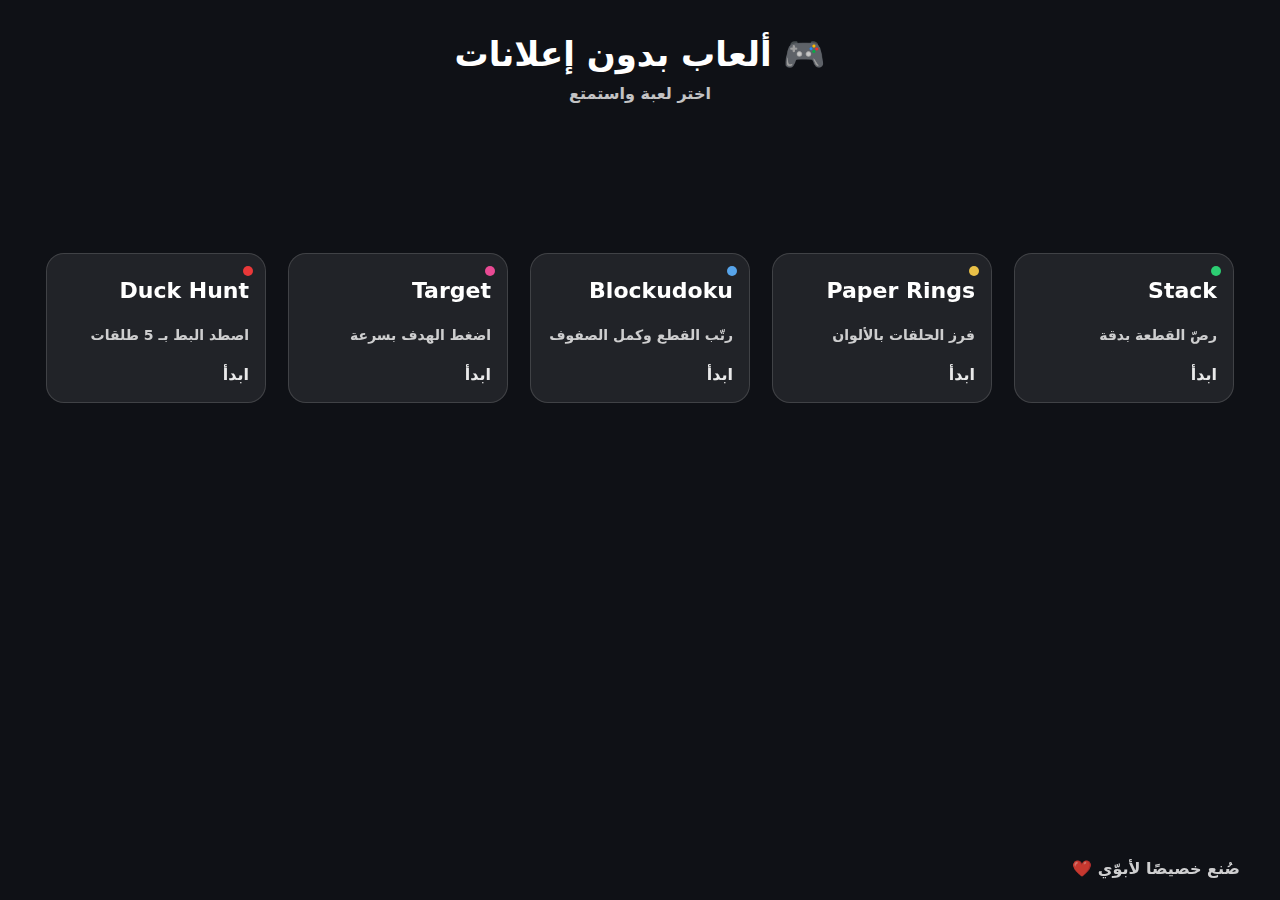
<file: index.html>
<!doctype html>
<html lang="ar" dir="rtl">
<head>
  <meta charset="utf-8"/>
  <meta name="viewport" content="width=device-width, initial-scale=1"/>
  <title>ألعاب أبوّي</title>
  <link rel="stylesheet" href="style.css"/>
</head>
<body>
  <header class="top">
    <h1>🎮 ألعاب بدون إعلانات</h1>
    <p>اختر لعبة واستمتع</p>
  </header>

  <main class="grid">
    <a class="card" href="stack.html">
      <div class="dot green"></div>
      <h2>Stack</h2>
      <p>رصّ القطعة بدقة</p>
      <span class="btn">ابدأ</span>
    </a>

    <a class="card" href="rings.html">
      <div class="dot yellow"></div>
      <h2>Paper Rings</h2>
      <p>فرز الحلقات بالألوان</p>
      <span class="btn">ابدأ</span>
    </a>

    <a class="card" href="blockudoku.html">
      <div class="dot blue"></div>
      <h2>Blockudoku</h2>
      <p>رتّب القطع وكمل الصفوف</p>
      <span class="btn">ابدأ</span>
    </a>

    <a class="card" href="target.html">
      <div class="dot pink"></div>
      <h2>Target</h2>
      <p>اضغط الهدف بسرعة</p>
      <span class="btn">ابدأ</span>
    </a>

    <!-- ✅ لعبة Duck Hunt -->
    <a class="card" href="duckhunt.html">
      <div class="dot red"></div>
      <h2>Duck Hunt</h2>
      <p>اصطد البط بـ 5 طلقات</p>
      <span class="btn">ابدأ</span>
    </a>
  </main>

  <footer class="foot">صُنع خصيصًا لأبوّي ❤️</footer>
</body>
</html>
</file>
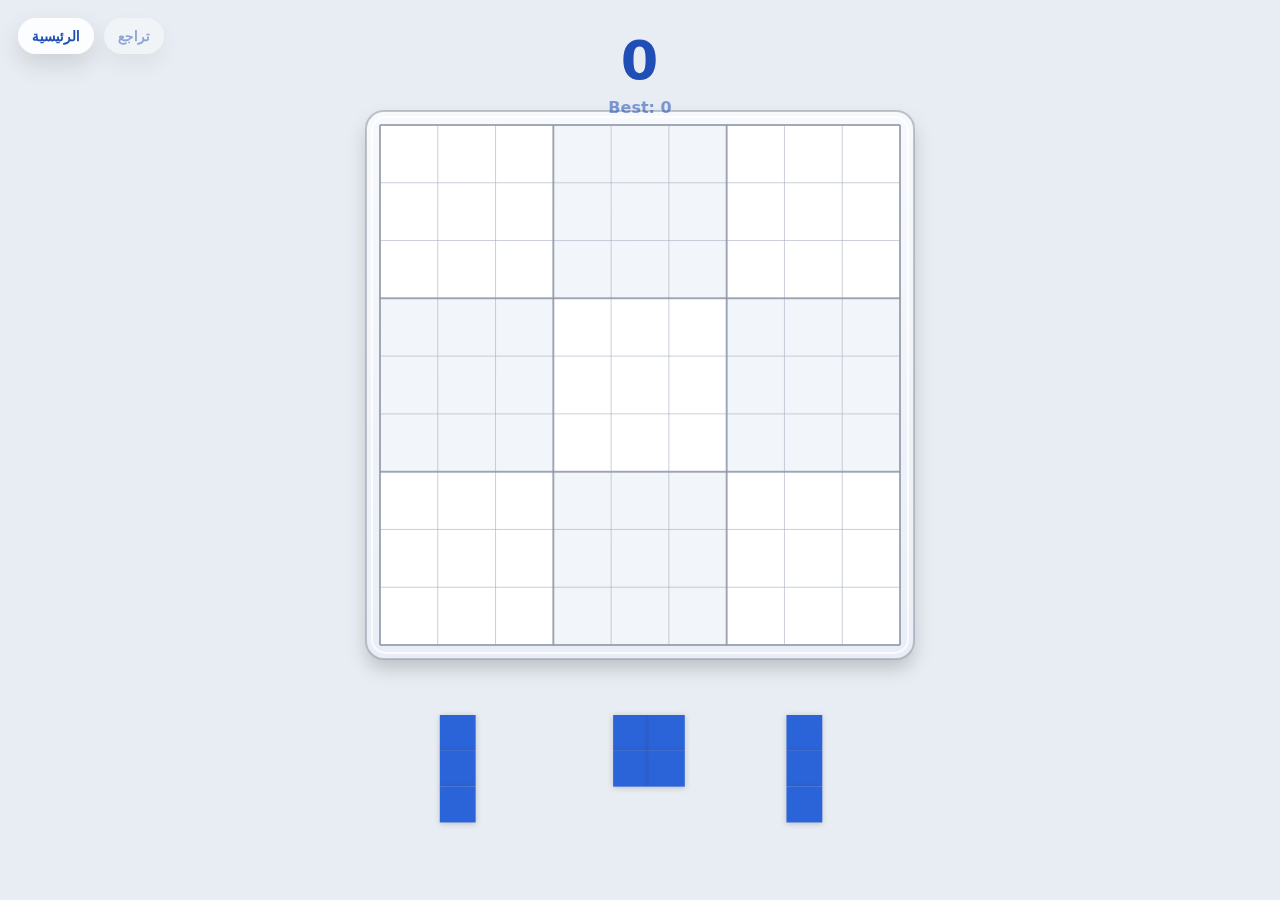
<file: blockudoku.html>
<!DOCTYPE html>
<html lang="ar">
<head>
<meta charset="UTF-8" />
<meta name="viewport" content="width=device-width, initial-scale=1.0, maximum-scale=1.0, user-scalable=no" />
<title>Blockudoku Clean Edition (Fade + Hint + GameOver)</title>
<style>
  body{
    margin:0;
    background:#e8edf3;
    display:flex;
    justify-content:center;
    align-items:center;
    height:100vh;
    overflow:hidden;
    font-family: system-ui, -apple-system, "Segoe UI", Roboto, Arial, sans-serif;
  }

  #ui{
    position:absolute;
    top:34px;
    text-align:center;
    width:100%;
    pointer-events:none;
    user-select:none;
  }

  /* ✅ أزرار التحكم */
  #buttons{
    position:fixed;
    top:18px;
    left:18px;
    display:flex;
    gap:10px;
    z-index:20;
    pointer-events:auto;
  }
  .btnTop{
    appearance:none;
    border:0;
    background:rgba(255,255,255,0.85);
    color:#1f4fb6;
    font-weight:900;
    padding:10px 14px;
    border-radius:999px;
    font-size:14px;
    cursor:pointer;
    box-shadow:0 10px 25px rgba(0,0,0,0.12);
    backdrop-filter: blur(8px);
  }
  .btnTop:disabled{
    opacity:0.45;
    cursor:not-allowed;
  }

  #score{
    font-size:54px;
    font-weight:900;
    letter-spacing:1px;
    color:#1f4fb6;
    line-height:1;
  }
  #best{
    margin-top:10px;
    font-size:16px;
    font-weight:700;
    color:rgba(31,79,182,0.55);
  }

  canvas{ touch-action:none; }

  /* Game over overlay */
  #over{
    position:fixed; inset:0;
    display:none;
    justify-content:center; align-items:center;
    background:rgba(10,12,15,0.45);
    z-index:10;
  }
  #card{
    width:min(360px, 84vw);
    background:#ffffff;
    border-radius:18px;
    padding:18px 18px 16px;
    box-shadow:0 22px 60px rgba(0,0,0,0.22);
    text-align:center;
  }
  #card h2{
    margin:4px 0 10px;
    font-size:26px;
    color:#12203b;
  }
  #final{
    font-size:18px;
    color:#223a6e;
    font-weight:800;
    margin-bottom:14px;
  }
  #again{
    pointer-events:auto;
    appearance:none;
    border:0;
    background:#1f4fb6;
    color:#fff;
    font-weight:900;
    padding:12px 18px;
    border-radius:999px;
    font-size:16px;
    cursor:pointer;
  }
</style>
</head>
<body>

<!-- ✅ زر الرئيسية + تراجع -->
<div id="buttons">
  <button id="homeBtn" class="btnTop">الرئيسية</button>
  <button id="undoBtn" class="btnTop" disabled>تراجع</button>
</div>

<div id="ui">
  <div id="score">0</div>
  <div id="best">Best: 0</div>
</div>

<canvas id="game"></canvas>

<div id="over">
  <div id="card">
    <h2>انتهت اللعبة</h2>
    <div id="final">Score: 0</div>
    <button id="again">إعادة</button>
  </div>
</div>

<script>
const canvas = document.getElementById("game");
const ctx = canvas.getContext("2d");

const GRID = 9;

// 0 = empty, 1 = filled, 2 = clearing (fade)
let board = Array.from({length: GRID}, () => Array(GRID).fill(0));
let clearA = Array.from({length: GRID}, () => Array(GRID).fill(0));

let score = 0;
let best = Number(localStorage.getItem("bd_best") || 0);

let tray = [], dragging = null, ghost = null; // ghost: {gr,gc, ok, willClear, clearSet}
let gameOver = false;

const CLEAR_MS = 280;

// ✅ لون المكعبات
const COLORS = {
  bg: "#e8edf3",
  cell1: "#ffffff",
  cell2: "#f2f5fa",
  gridLine: "rgba(160,170,185,0.55)",
  gridBold: "rgba(140,150,165,0.75)",

  block: "#2B63D9",
  blockHint: "#9DCCFF",

  panelTop: "#f7f9fc",
  panelBot: "#e9eef6",
  panelBorder: "rgba(150,160,175,0.60)",
  panelInner: "rgba(255,255,255,0.75)",
};

// ✅ قوة التنبيه (فاتح جدًا)
const HINT_ALPHA_CELL = 0.85;
const HINT_ALPHA_GHOST = 0.55;

// ---------- UI ----------
const scoreEl = document.getElementById("score");
const bestEl = document.getElementById("best");
const overEl = document.getElementById("over");
const finalEl = document.getElementById("final");

const homeBtn = document.getElementById("homeBtn");
const undoBtn = document.getElementById("undoBtn");

homeBtn.onclick = () => {
  // يرجع لقائمة الألعاب (تأكد اسم الصفحة عندك index.html)
  window.location.href = "index.html";
};

document.getElementById("again").onclick = () => reset();

function setScore(v){
  score = v;
  scoreEl.textContent = score;
  if(score > best){
    best = score;
    localStorage.setItem("bd_best", String(best));
  }
  bestEl.textContent = "Best: " + best;
}
setScore(0);
bestEl.textContent = "Best: " + best;

// ---------- ✅ Undo (مرة وحدة فقط) ----------
let undoState = null; // snapshot
function deepCopyBoard(b){ return b.map(row => row.slice()); }
function deepCopyTray(t){
  return t.map(p => ({
    cells: p.cells.map(([r,c])=>[r,c]),
    used: p.used,
    x: p.x, y: p.y, dragging: false,
    rx: p.rx, ry: p.ry,
    offX: p.offX, offY: p.offY
  }));
}
function saveUndoSnapshot(){
  undoState = {
    board: deepCopyBoard(board),
    clearA: deepCopyBoard(clearA),
    score: score,
    tray: deepCopyTray(tray),
    gameOver: gameOver
  };
  undoBtn.disabled = false;
}
function restoreUndo(){
  if(!undoState) return;
  board = deepCopyBoard(undoState.board);
  clearA = deepCopyBoard(undoState.clearA);
  tray = deepCopyTray(undoState.tray);
  setScore(undoState.score);

  gameOver = false;
  hideGameOver();

  dragging = null;
  ghost = null;

  // تراجع مرة وحدة فقط
  undoState = null;
  undoBtn.disabled = true;
}
undoBtn.onclick = () => {
  if(gameOver) hideGameOver();
  restoreUndo();
};

// ---------- DPR / resize ----------
function resize(){
  const dpr = window.devicePixelRatio || 1;
  canvas.style.width = window.innerWidth + "px";
  canvas.style.height = window.innerHeight + "px";
  canvas.width = Math.floor(window.innerWidth * dpr);
  canvas.height = Math.floor(window.innerHeight * dpr);
  ctx.setTransform(1,0,0,1,0,0);
  ctx.scale(dpr, dpr);
}
window.addEventListener("resize", resize);
resize();

// ---------- shapes ----------
const BASE_SHAPES = [
  [[0,0]],

  [[0,0],[0,1]],
  [[0,0],[1,0]],

  [[0,0],[0,1],[0,2]],
  [[0,0],[1,0],[2,0]],

  [[0,0],[0,1],[0,2],[0,3]],
  [[0,0],[1,0],[2,0],[3,0]],

  [[0,0],[0,1],[1,0],[1,1]],

  [[0,0],[0,1],[0,2],[1,1]],

  [[0,0],[0,1],[0,2],[1,1],[2,1]],

  [[0,0],[1,0],[2,0],[2,1],[2,2]],

  [[0,0],[1,0],[1,1],[1,2]],
  [[0,0],[0,1],[0,2],[1,0]],

  [[0,0],[0,1],[1,1],[1,2]],

  [[0,0],[1,0],[1,1]],
];

function norm(shape){
  let minR = 999, minC = 999;
  for(const [r,c] of shape){ if(r<minR) minR=r; if(c<minC) minC=c; }
  const s = shape.map(([r,c])=>[r-minR,c-minC]).sort((a,b)=>a[0]-b[0] || a[1]-b[1]);
  return s;
}
function keyOf(shape){ return shape.map(([r,c])=>r+":"+c).join("|"); }
function rotate90(shape){
  const rot = shape.map(([r,c])=>[c,-r]);
  return norm(rot);
}
function mirrorX(shape){
  const mir = shape.map(([r,c])=>[r,-c]);
  return norm(mir);
}
function genVariants(base){
  const out = new Map();
  let s = norm(base);
  for(let i=0;i<4;i++){
    out.set(keyOf(s), s);
    const mx = mirrorX(s);
    out.set(keyOf(mx), mx);
    s = rotate90(s);
  }
  return [...out.values()];
}
const SHAPES = BASE_SHAPES.flatMap(genVariants);

// ---------- tray ----------
function pickRandomShape(){
  return SHAPES[(Math.random()*SHAPES.length)|0];
}
function newTray(){
  tray = [0,1,2].map(() => ({
    cells: pickRandomShape(),
    used:false,
    x:0, y:0, dragging:false,
    rx:0, ry:0, offX:0, offY:0
  }));
}
newTray();

// ---------- geometry / panel ----------
function roundRectPath(x, y, w, h, r){
  const rr = Math.min(r, w/2, h/2);
  ctx.beginPath();
  ctx.moveTo(x+rr, y);
  ctx.arcTo(x+w, y, x+w, y+h, rr);
  ctx.arcTo(x+w, y+h, x, y+h, rr);
  ctx.arcTo(x, y+h, x, y, rr);
  ctx.arcTo(x, y, x+w, y, rr);
  ctx.closePath();
}
function drawPanel(px, py, pw, ph){
  ctx.save();
  ctx.shadowColor = "rgba(0,0,0,0.18)";
  ctx.shadowBlur = 18;
  ctx.shadowOffsetY = 10;

  const grad = ctx.createLinearGradient(px, py, px, py+ph);
  grad.addColorStop(0, COLORS.panelTop);
  grad.addColorStop(1, COLORS.panelBot);

  ctx.fillStyle = grad;
  roundRectPath(px, py, pw, ph, 18);
  ctx.fill();
  ctx.restore();

  ctx.lineWidth = 2;
  ctx.strokeStyle = COLORS.panelBorder;
  roundRectPath(px, py, pw, ph, 18);
  ctx.stroke();

  ctx.lineWidth = 2;
  ctx.strokeStyle = COLORS.panelInner;
  roundRectPath(px+6, py+6, pw-12, ph-12, 14);
  ctx.stroke();
}

function drawBlock(x, y, s, color, alpha=1, fadeScale=1){
  ctx.save();
  ctx.globalAlpha = alpha;

  const cx = x + s/2, cy = y + s/2;
  const ss = s * fadeScale;
  const xx = cx - ss/2, yy = cy - ss/2;

  ctx.shadowColor = "rgba(0,0,0,0.18)";
  ctx.shadowBlur = Math.max(6, ss * 0.10);
  ctx.shadowOffsetY = Math.max(1, ss * 0.03);

  ctx.fillStyle = color;
  ctx.fillRect(xx, yy, ss, ss);

  ctx.restore();
}

// ---------- logic ----------
function canPlace(p, gr, gc){
  for(const [dr,dc] of p.cells){
    const r = gr+dr, c = gc+dc;
    if(r<0 || r>=GRID || c<0 || c>=GRID) return false;
    if(board[r][c] !== 0) return false;
  }
  return true;
}

function getClearSetIfPlaced(p, gr, gc){
  const add = new Set();
  for(const [dr,dc] of p.cells){
    add.add((gr+dr)+","+ (gc+dc));
  }
  const isFilled = (r,c) => {
    if(add.has(r+","+c)) return true;
    return board[r][c] === 1;
  };

  const toDel = new Set();

  for(let r=0;r<GRID;r++){
    let full = true;
    for(let c=0;c<GRID;c++){
      if(!isFilled(r,c)) { full=false; break; }
    }
    if(full) for(let c=0;c<GRID;c++) toDel.add(r+","+c);
  }

  for(let c=0;c<GRID;c++){
    let full = true;
    for(let r=0;r<GRID;r++){
      if(!isFilled(r,c)) { full=false; break; }
    }
    if(full) for(let r=0;r<GRID;r++) toDel.add(r+","+c);
  }

  for(let br=0;br<GRID;br+=3){
    for(let bc=0;bc<GRID;bc+=3){
      let full = true;
      for(let r=0;r<3;r++){
        for(let c=0;c<3;c++){
          if(!isFilled(br+r, bc+c)) { full=false; break; }
        }
        if(!full) break;
      }
      if(full){
        for(let r=0;r<3;r++){
          for(let c=0;c<3;c++){
            toDel.add((br+r)+","+(bc+c));
          }
        }
      }
    }
  }
  return toDel;
}

function checkLines(){
  let toDel = new Set();

  for(let r=0; r<GRID; r++){
    let full = true;
    for(let c=0;c<GRID;c++){
      if(board[r][c] !== 1) { full=false; break; }
    }
    if(full) for(let c=0;c<GRID;c++) toDel.add(r+","+c);
  }

  for(let c=0; c<GRID; c++){
    let full = true;
    for(let r=0;r<GRID;r++){
      if(board[r][c] !== 1) { full=false; break; }
    }
    if(full) for(let r=0;r<GRID;r++) toDel.add(r+","+c);
  }

  for(let br=0;br<GRID;br+=3){
    for(let bc=0;bc<GRID;bc+=3){
      let full = true;
      for(let r=0;r<3;r++){
        for(let c=0;c<3;c++){
          if(board[br+r][bc+c] !== 1) { full=false; break; }
        }
        if(!full) break;
      }
      if(full){
        for(let r=0;r<3;r++) for(let c=0;c<3;c++) toDel.add((br+r)+","+(bc+c));
      }
    }
  }

  if(toDel.size){
    setScore(score + toDel.size);
    for(const k of toDel){
      const [r,c] = k.split(",").map(Number);
      if(board[r][c] === 1){
        board[r][c] = 2;
        clearA[r][c] = 1;
      }
    }
  }
}

function stepFades(dt){
  const d = dt / CLEAR_MS;
  for(let r=0;r<GRID;r++){
    for(let c=0;c<GRID;c++){
      if(board[r][c] === 2){
        clearA[r][c] -= d;
        if(clearA[r][c] <= 0){
          clearA[r][c] = 0;
          board[r][c] = 0;
        }
      }
    }
  }
}

function anyMovesLeft(){
  const pieces = tray.filter(p => !p.used);
  if(pieces.length === 0) return true;

  for(const p of pieces){
    for(let gr=0; gr<GRID; gr++){
      for(let gc=0; gc<GRID; gc++){
        if(canPlace(p, gr, gc)) return true;
      }
    }
  }
  return false;
}

function showGameOver(){
  gameOver = true;
  finalEl.textContent = "Score: " + score;
  overEl.style.display = "flex";
}
function hideGameOver(){
  overEl.style.display = "none";
}

function reset(){
  board = Array.from({length: GRID}, () => Array(GRID).fill(0));
  clearA = Array.from({length: GRID}, () => Array(GRID).fill(0));
  setScore(0);
  dragging = null;
  ghost = null;
  gameOver = false;
  hideGameOver();
  newTray();

  // reset undo
  undoState = null;
  undoBtn.disabled = true;
}

// ---------- render ----------
let lastTs = 0;
function draw(ts){
  if(!lastTs) lastTs = ts;
  const dt = Math.min(40, ts - lastTs);
  lastTs = ts;

  stepFades(dt);

  ctx.fillStyle = COLORS.bg;
  ctx.fillRect(0,0,window.innerWidth, window.innerHeight);

  const boardSize = Math.min(window.innerWidth * 0.94, 520);
  const cell = boardSize / GRID;
  const bx = (window.innerWidth - boardSize) / 2;
  const by = 125;

  const pad = Math.max(14, cell*0.22);
  drawPanel(bx - pad, by - pad, boardSize + pad*2, boardSize + pad*2);

  for(let r=0;r<GRID;r++){
    for(let c=0;c<GRID;c++){
      const alt = (Math.floor(r/3) + Math.floor(c/3)) % 2;
      ctx.fillStyle = alt ? COLORS.cell2 : COLORS.cell1;
      ctx.fillRect(bx + c*cell, by + r*cell, cell, cell);

      const v = board[r][c];
      if(v === 1){
        drawBlock(bx + c*cell, by + r*cell, cell, COLORS.block, 1, 1);
      }else if(v === 2){
        const a = Math.max(0, clearA[r][c]);
        const sc = 0.92 + a*0.08;
        drawBlock(bx + c*cell, by + r*cell, cell, COLORS.block, a, sc);
      }
    }
  }

  ctx.lineWidth = 1;
  ctx.strokeStyle = COLORS.gridLine;
  for(let i=0; i<=GRID; i++){
    const x = bx + i*cell;
    const y = by + i*cell;
    ctx.beginPath(); ctx.moveTo(x, by); ctx.lineTo(x, by+boardSize); ctx.stroke();
    ctx.beginPath(); ctx.moveTo(bx, y); ctx.lineTo(bx+boardSize, y); ctx.stroke();
  }
  ctx.lineWidth = 2;
  ctx.strokeStyle = COLORS.gridBold;
  for(let i=0;i<=GRID;i+=3){
    const x = bx + i*cell;
    const y = by + i*cell;
    ctx.beginPath(); ctx.moveTo(x, by); ctx.lineTo(x, by+boardSize); ctx.stroke();
    ctx.beginPath(); ctx.moveTo(bx, y); ctx.lineTo(bx+boardSize, y); ctx.stroke();
  }

  // ✅ تنبيه كامل (صف/عمود/مربع) + ghost
  if(ghost && dragging && ghost.ok){
    if(ghost.clearSet && ghost.clearSet.size){
      for(const k of ghost.clearSet){
        const [r,c] = k.split(",").map(Number);
        drawBlock(bx + c*cell, by + r*cell, cell, COLORS.blockHint, HINT_ALPHA_CELL, 1);
      }
    }

    const gColor = ghost.willClear ? COLORS.blockHint : COLORS.block;
    const alpha = ghost.willClear ? HINT_ALPHA_GHOST : 0.28;
    for(const [dr,dc] of dragging.cells){
      drawBlock(
        bx + (ghost.gc+dc)*cell,
        by + (ghost.gr+dr)*cell,
        cell,
        gColor,
        alpha,
        1
      );
    }
  }

  const trayY = by + boardSize + 70;
  tray.forEach((p,i)=>{
    if(p.used) return;

    const s = p.dragging ? cell : cell * 0.62;
    const x = p.dragging ? p.x : (bx + i*(boardSize/3) + boardSize/6 - (s*1.5)/2);
    const y = p.dragging ? p.y : trayY;

    p.rx = x; p.ry = y;

    let drawColor = COLORS.block;
    if(p.dragging && ghost && ghost.ok && ghost.willClear) drawColor = COLORS.blockHint;

    for(const [dr,dc] of p.cells){
      drawBlock(x + dc*s, y + dr*s, s, drawColor, 1, 1);
    }
  });

  requestAnimationFrame(draw);
}

// ---------- input ----------
canvas.onpointerdown = e => {
  if(gameOver){
    reset();
    return;
  }

  const mx = e.clientX, my = e.clientY;
  canvas.setPointerCapture?.(e.pointerId);

  for(const p of tray){
    if(p.used) continue;
    const hitW = 150, hitH = 150;
    if(mx > p.rx-20 && mx < p.rx + hitW && my > p.ry-20 && my < p.ry + hitH){
      dragging = p;
      p.dragging = true;

      p.offX = mx - p.rx;
      p.offY = my - p.ry + 110;
      p.x = p.rx;
      p.y = p.ry;

      ghost = null;
      break;
    }
  }
};

canvas.onpointermove = e => {
  if(!dragging) return;

  const mx = e.clientX, my = e.clientY;
  dragging.x = mx - dragging.offX;
  dragging.y = my - dragging.offY;

  const boardSize = Math.min(window.innerWidth * 0.94, 520);
  const cell = boardSize / GRID;
  const bx = (window.innerWidth - boardSize) / 2;
  const by = 125;

  const gc = Math.round((dragging.x - bx) / cell);
  const gr = Math.round((dragging.y - by) / cell);

  const ok = canPlace(dragging, gr, gc);

  if(ok){
    const clearSet = getClearSetIfPlaced(dragging, gr, gc);
    const willClear = clearSet.size > 0;
    ghost = { gr, gc, ok:true, willClear, clearSet };
  }else{
    ghost = null;
  }
};

canvas.onpointerup = () => {
  if(!dragging) return;

  if(ghost && ghost.ok){
    // ✅ احفظ التراجع قبل أي تغيير
    saveUndoSnapshot();

    for(const [dr,dc] of dragging.cells){
      board[ghost.gr+dr][ghost.gc+dc] = 1;
    }
    dragging.used = true;

    setScore(score + dragging.cells.length);

    checkLines();

    if(tray.every(p => p.used)) newTray();

    if(!anyMovesLeft()){
      showGameOver();
    }
  }

  dragging.dragging = false;
  dragging = null;
  ghost = null;
};

// start
requestAnimationFrame(draw);
</script>
</body>
</html>
</file>
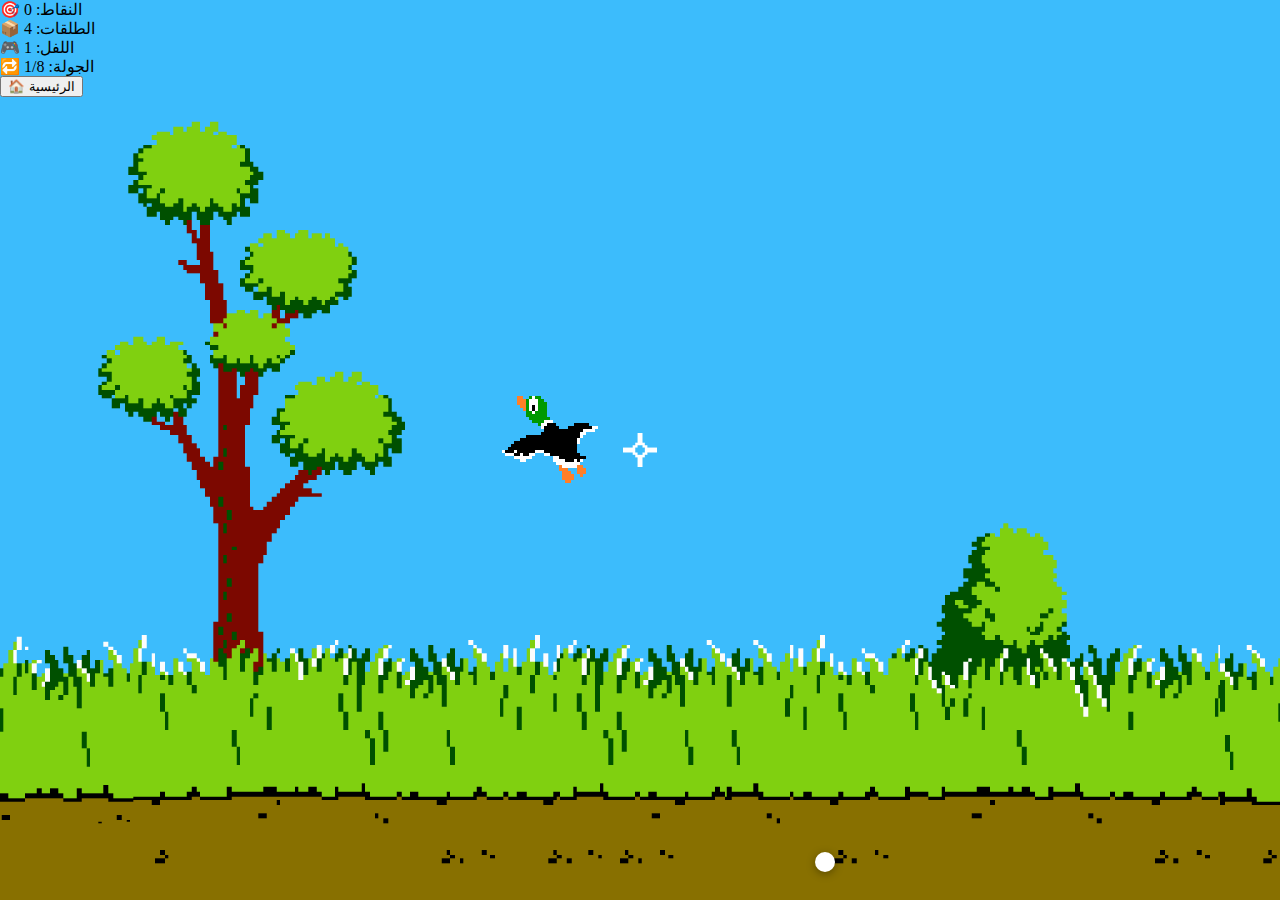
<file: duckhunt.html>
<!DOCTYPE html>
<html lang="ar">
<head>
  <meta charset="UTF-8">
  <meta name="viewport" content="width=device-width, initial-scale=1.0">
  <title>Duck Hunt</title>
  <link rel="stylesheet" href="duckhunt.css">
</head>
<body>

  <div id="ui">
    <div>🎯 النقاط: <span id="score">0</span></div>
    <div>📦 الطلقات: <span id="shots">4</span></div>
    <div>🎮 اللفل: <span id="level">1</span></div>
    <div>🔁 الجولة: <span id="round">1</span>/8</div>
  </div>

  <button id="homeBtn" onclick="location.href='index.html'">🏠 الرئيسية</button>

  <script src="duckhunt.js"></script>
</body>
</html>
</file>
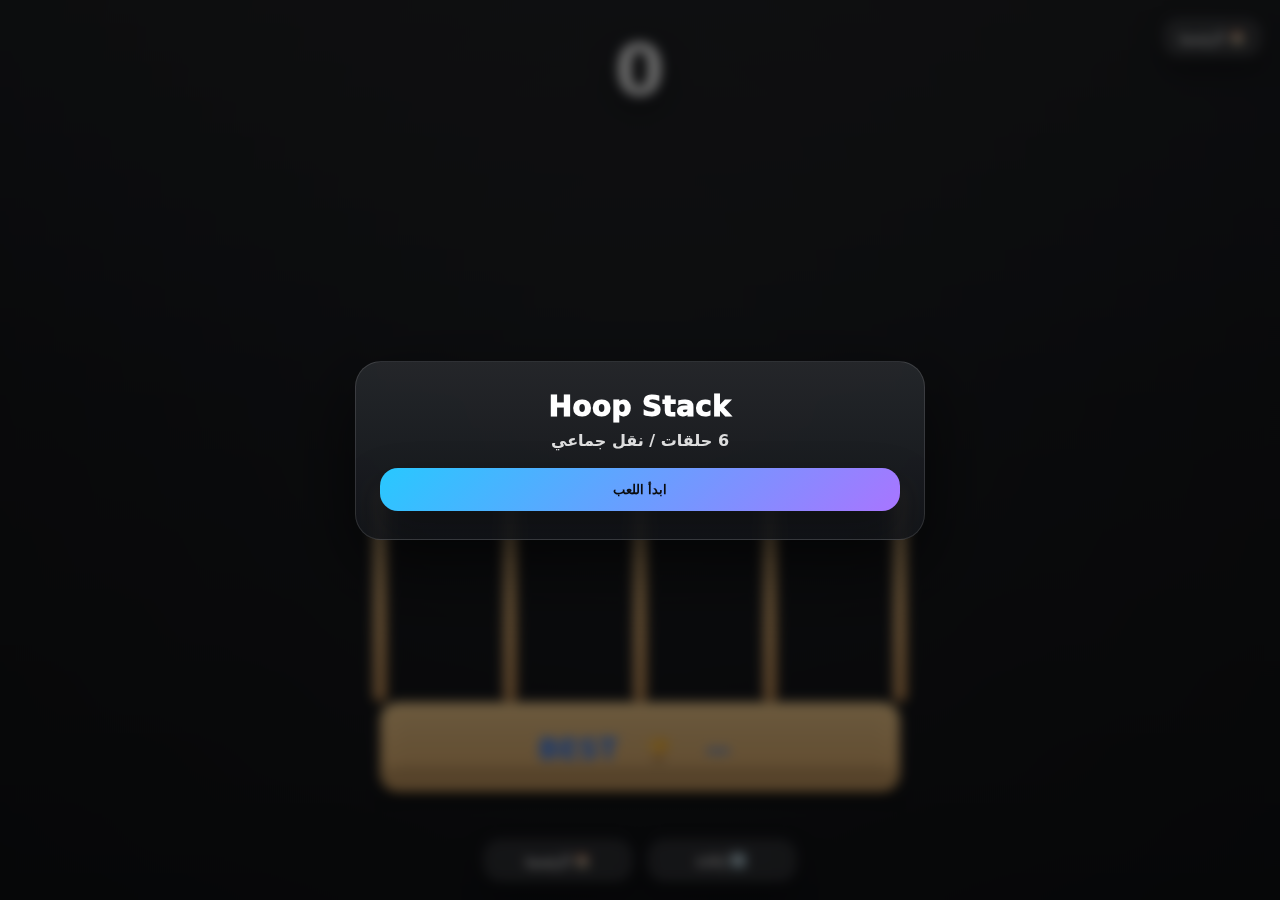
<file: rings.html>
<!DOCTYPE html>
<html lang="ar" dir="rtl">
<head>
  <meta charset="UTF-8" />
  <meta name="viewport" content="width=device-width,initial-scale=1,maximum-scale=1,user-scalable=no" />
  <title>Hoop Stack (6 Rings / Group Move)</title>
  <style>
    html,body{margin:0;height:100%;background:#111;overflow:hidden;touch-action:none;user-select:none;font-family:system-ui,-apple-system,Segoe UI,Arial}

    #moves{
      position:fixed;top:28px;left:0;right:0;text-align:center;
      color:#eee;font-weight:900;font-size:72px;letter-spacing:1px;
      text-shadow:0 10px 24px rgba(0,0,0,.55);
      pointer-events:none;
      z-index:5;
    }

    canvas{display:block;width:100vw;height:100vh}

    /* زر الرئيسية (فوق) */
    #homeBtn{
      position:fixed;
      top:18px;
      right:18px;
      z-index:10;
      border:none;
      padding:12px 16px;
      border-radius:16px;
      font-weight:900;
      cursor:pointer;
      background:rgba(255,255,255,.12);
      color:#fff;
      backdrop-filter: blur(10px);
      -webkit-backdrop-filter: blur(10px);
      box-shadow:0 12px 26px rgba(0,0,0,.35);
    }
    #homeBtn:active{transform:scale(.97)}
    #homeBtn span{opacity:.9}

    /* شريط الأزرار تحت */
    #bottomBar{
      position:fixed;
      left:0; right:0; bottom:18px;
      display:flex;
      justify-content:center;
      gap:14px;
      z-index:15;
      pointer-events:auto;
    }
    .barBtn{
      border:none;
      padding:14px 18px;
      border-radius:18px;
      font-weight:1000;
      cursor:pointer;
      background:rgba(255,255,255,.12);
      color:#fff;
      backdrop-filter: blur(10px);
      -webkit-backdrop-filter: blur(10px);
      box-shadow:0 12px 26px rgba(0,0,0,.35);
      min-width:150px;
    }
    .barBtn:active{transform:scale(.98)}

    /* قائمة البداية */
    #menu{
      position:fixed; inset:0;
      display:flex;
      align-items:center;
      justify-content:center;
      z-index:20;
      background:rgba(0,0,0,.55);
      backdrop-filter: blur(6px);
      -webkit-backdrop-filter: blur(6px);
    }
    .card{
      width:min(520px, 92vw);
      border-radius:26px;
      padding:28px 24px;
      background:linear-gradient(180deg, rgba(38,40,44,.92), rgba(20,22,26,.92));
      border:1px solid rgba(255,255,255,.12);
      box-shadow:0 30px 70px rgba(0,0,0,.55);
      color:#fff;
      text-align:center;
    }
    .card h1{
      margin:0 0 8px;
      font-size:28px;
      font-weight:1000;
      letter-spacing:.3px;
    }
    .card p{
      margin:0 0 18px;
      opacity:.85;
      font-weight:700;
    }
    .startBtn{
      width:100%;
      border:none;
      padding:14px 16px;
      border-radius:18px;
      font-weight:1000;
      cursor:pointer;
      background:linear-gradient(135deg, #28c8ff, #a875ff);
      color:#0b0d10;
      box-shadow:0 18px 40px rgba(0,0,0,.35);
    }
    .startBtn:active{transform:scale(.98)}

    /* ✅ مودال الفوز (وسط الشاشة) */
    #winOverlay{
      position:fixed; inset:0;
      display:none;
      align-items:center;
      justify-content:center;
      z-index:60;
      background:rgba(0,0,0,.55);
      backdrop-filter: blur(8px);
      -webkit-backdrop-filter: blur(8px);
      padding:16px;
    }
    .winCard{
      width:min(520px, 92vw);
      border-radius:26px;
      padding:26px 22px;
      background:linear-gradient(180deg, rgba(38,40,44,.92), rgba(20,22,26,.92));
      border:1px solid rgba(255,255,255,.14);
      box-shadow:0 30px 70px rgba(0,0,0,.6);
      color:#fff;
      text-align:center;
    }
    .winCard h2{margin:0 0 10px; font-size:30px; font-weight:1000;}
    .winCard .big{font-size:44px; font-weight:1000; margin:6px 0 10px;}
    .winCard .sub{opacity:.85; font-weight:800; line-height:1.8;}
    .pillRow{display:flex; gap:10px; justify-content:center; flex-wrap:wrap; margin-top:12px;}
    .pill{
      padding:10px 14px;
      border-radius:999px;
      background:rgba(255,255,255,.10);
      border:1px solid rgba(255,255,255,.16);
      font-weight:900;
    }
  </style>
</head>
<body>

<button id="homeBtn" title="الرئيسية">🏠 <span>الرئيسية</span></button>
<div id="moves">0</div>
<canvas id="c"></canvas>

<div id="bottomBar">
  <button class="barBtn" id="restartBtn">🔄 إعادة</button>
  <button class="barBtn" id="goGamesBtn">🏠 الرئيسية</button>
</div>

<div id="menu">
  <div class="card">
    <h1>Hoop Stack</h1>
    <p>6 حلقات / نقل جماعي</p>
    <button class="startBtn" id="startBtn">ابدأ اللعب</button>
  </div>
</div>

<!-- ✅ مودال الفوز -->
<div id="winOverlay">
  <div class="winCard">
    <h2>كفو عليك ✅</h2>
    <div class="big" id="winMoves">0</div>
    <div class="sub">عدد الحركات</div>
    <div class="pillRow">
      <div class="pill">BEST: <span id="winBest">--</span></div>
      <div class="pill">🎉 تبدأ جولة جديدة الآن</div>
    </div>
  </div>
</div>

<script>
(() => {
  const canvas = document.getElementById('c');
  const ctx = canvas.getContext('2d');
  const movesEl = document.getElementById('moves');
  const menu = document.getElementById('menu');
  const startBtn = document.getElementById('startBtn');
  const homeBtn = document.getElementById('homeBtn');

  const restartBtn = document.getElementById('restartBtn');
  const goGamesBtn = document.getElementById('goGamesBtn');

  const winOverlay = document.getElementById('winOverlay');
  const winMovesEl = document.getElementById('winMoves');
  const winBestEl  = document.getElementById('winBest');

  const GAMES_PAGE = 'index.html';

  // ===== إعدادات اللعبة =====
  const PEGS = 5;
  const CAP  = 6;
  const COLORS = [
    { top:'#28c8ff', mid:'#18a7e6', dark:'#0a6da6' },
    { top:'#ff5aa2', mid:'#e83b85', dark:'#a61f5b' },
    { top:'#ffd65a', mid:'#f0b83c', dark:'#b27a1a' },
    { top:'#a875ff', mid:'#8a55f0', dark:'#5b2bb6' }
  ];

  // ===== BEST (أقل حركات) =====
  const BEST_KEY = 'hoop_best_moves';
  let bestMoves = Number(localStorage.getItem(BEST_KEY));
  if (!Number.isFinite(bestMoves) || bestMoves <= 0) bestMoves = Infinity;

  // ===== الحالة =====
  let W=0,H=0,dpr=1;
  let pegs = [];
  let selected = -1;
  let selectedGroup = [];
  let moves = 0;
  let anim = null;
  let playing = false;
  let winLock = false;
  let winTimer = null;

  const ui = {
    baseY: 0, baseW: 0, baseH: 0,
    pegTopY: 0, pegH: 0, spacing: 0,
    ringRX: 0, ringRY: 0, ringT: 0, ringStep: 0,
    pegX: (i)=>0
  };

  function resize(){
    dpr = window.devicePixelRatio || 1;
    W = innerWidth; H = innerHeight;
    canvas.width = Math.floor(W*dpr);
    canvas.height= Math.floor(H*dpr);
    ctx.setTransform(dpr,0,0,dpr,0,0);
    layout();
  }

  function layout(){
    ui.baseW = Math.min(520, W*0.86);
    ui.baseH = Math.min(90,  H*0.14);
    ui.baseY = Math.floor(H*0.78);

    ui.spacing = ui.baseW / (PEGS-1);
    const centerX = W/2;
    ui.pegX = (i)=> centerX + (i-(PEGS-1)/2)*ui.spacing;

    ui.ringRX  = Math.min(46, ui.spacing*0.33);
    ui.ringRY  = ui.ringRX*0.35;
    ui.ringT   = Math.max(10, ui.ringRY*0.95);
    ui.ringStep= ui.ringT + ui.ringRY*1.18;

    const fullStackH = (CAP-1)*ui.ringStep + (ui.ringRY*2 + ui.ringT);
    ui.pegH = fullStackH + 10;
    ui.pegTopY = ui.baseY - ui.pegH;
  }

  function initGame(){
    pegs = Array.from({length:PEGS}, ()=>[]);
    const pool = [];
    for(let c=0;c<4;c++) for(let k=0;k<CAP;k++) pool.push(c);
    for(let i=pool.length-1;i>0;i--){
      const j = (Math.random()*(i+1))|0;
      [pool[i],pool[j]]=[pool[j],pool[i]];
    }
    const fillPegIdx = [0,1,3,4];
    for(const p of fillPegIdx){
      for(let i=0;i<CAP;i++) pegs[p].push(pool.pop());
    }
    selected = -1;
    selectedGroup = [];
    anim = null;
    moves = 0;
    movesEl.textContent = moves;
    winLock = false;
  }

  function showMenu(){
    playing = false;
    menu.style.display = 'flex';
  }

  function startGame(){
    initGame();
    playing = true;
    menu.style.display = 'none';
  }

  startBtn.addEventListener('click', startGame);

  homeBtn.addEventListener('click', () => location.href = GAMES_PAGE);
  goGamesBtn.addEventListener('click', () => location.href = GAMES_PAGE);

  restartBtn.addEventListener('click', () => {
    initGame();
    playing = true;
    menu.style.display = 'none';
  });

  function drawBackground(){
    const g = ctx.createLinearGradient(0,0,0,H);
    g.addColorStop(0,'#26282c');
    g.addColorStop(0.45,'#1b1d21');
    g.addColorStop(1,'#14161a');
    ctx.fillStyle = g;
    ctx.fillRect(0,0,W,H);

    const rg = ctx.createRadialGradient(W/2,H*0.45, 20, W/2,H*0.45, Math.max(W,H)*0.75);
    rg.addColorStop(0,'rgba(0,0,0,0)');
    rg.addColorStop(1,'rgba(0,0,0,.35)');
    ctx.fillStyle = rg;
    ctx.fillRect(0,0,W,H);
  }

  function roundRect(x,y,w,h,r){
    const rr = Math.min(r, w/2, h/2);
    ctx.beginPath();
    ctx.moveTo(x+rr, y);
    ctx.arcTo(x+w, y, x+w, y+h, rr);
    ctx.arcTo(x+w, y+h, x, y+h, rr);
    ctx.arcTo(x, y+h, x, y, rr);
    ctx.arcTo(x, y, x+w, y, rr);
    ctx.closePath();
  }

  function drawBase(){
    const x = W/2 - ui.baseW/2;
    const y = ui.baseY;
    const r = 18;

    ctx.fillStyle = 'rgba(0,0,0,.35)';
    roundRect(x, y+10, ui.baseW, ui.baseH, r);
    ctx.fill();

    const wood = ctx.createLinearGradient(0,y,0,y+ui.baseH);
    wood.addColorStop(0,'#f0c98b');
    wood.addColorStop(1,'#d9a768');
    ctx.fillStyle = wood;
    roundRect(x, y, ui.baseW, ui.baseH, r);
    ctx.fill();

    ctx.fillStyle = 'rgba(0,0,0,.12)';
    roundRect(x, y+ui.baseH*0.72, ui.baseW, ui.baseH*0.28, r);
    ctx.fill();

    ctx.strokeStyle = 'rgba(0,0,0,.08)';
    ctx.lineWidth = 2;
    for(let i=0;i<7;i++){
      const yy = y + 18 + i*9;
      ctx.beginPath();
      ctx.moveTo(x+20, yy);
      ctx.lineTo(x+ui.baseW-20, yy);
      ctx.stroke();
    }

    // ✅ BEST الحقيقي
    const bestText = (bestMoves===Infinity) ? '--' : String(bestMoves);

    ctx.font = '900 28px system-ui,Segoe UI,Arial';
    ctx.textAlign = 'center';
    ctx.textBaseline = 'middle';
    ctx.fillStyle = '#2b7bff';
    ctx.fillText('BEST', W/2 - 62, y + ui.baseH*0.55);
    ctx.fillText(bestText,   W/2 + 78, y + ui.baseH*0.55);
    ctx.font = '900 20px system-ui,Segoe UI,Arial';
    ctx.fillText('🏆',   W/2 + 18, y + ui.baseH*0.55);
  }

  function pegGradient(x){
    const grad = ctx.createLinearGradient(x-8, ui.pegTopY, x+8, ui.baseY);
    grad.addColorStop(0,'#e6c086');
    grad.addColorStop(0.5,'#d4a66a');
    grad.addColorStop(1,'#b9854e');
    return grad;
  }

  function drawPegs(){
    for(let i=0;i<PEGS;i++){
      const x = ui.pegX(i);

      ctx.fillStyle = pegGradient(x);
      roundRect(x-7, ui.pegTopY, 14, ui.pegH, 10);
      ctx.fill();

      ctx.fillStyle = 'rgba(255,255,255,.18)';
      roundRect(x-5, ui.pegTopY+6, 3, ui.pegH-12, 6);
      ctx.fill();

      ctx.fillStyle = 'rgba(0,0,0,.12)';
      ctx.beginPath();
      ctx.ellipse(x, ui.pegTopY+6, 7, 3, 0, 0, Math.PI*2);
      ctx.fill();
    }
  }

  function drawRing(x, y, colorIdx, lift=0, onPeg=false){
    const c = COLORS[colorIdx];

    const rx = ui.ringRX;
    const ry = ui.ringRY;
    const t  = ui.ringT;

    const yy = y - lift;

    const holeRX = rx*0.22;
    const holeRY = ry*0.26;

    ctx.fillStyle = 'rgba(0,0,0,.22)';
    ctx.beginPath();
    ctx.ellipse(x, yy + t + ry*0.95, rx*0.92, ry*0.9, 0, 0, Math.PI*2);
    ctx.fill();

    ctx.save();
    ctx.beginPath();
    ctx.ellipse(x, yy + t*0.52, rx, ry + t*0.55, 0, 0, Math.PI*2);
    ctx.ellipse(x, yy + t*0.52, holeRX, holeRY + t*0.45, 0, 0, Math.PI*2, true);
    try { ctx.clip('evenodd'); } catch(e){ ctx.clip(); }

    const side = ctx.createLinearGradient(0, yy, 0, yy+t+ry*1.2);
    side.addColorStop(0,   c.mid);
    side.addColorStop(0.55,c.dark);
    side.addColorStop(1,   c.dark);
    ctx.fillStyle = side;
    ctx.fillRect(x-rx-6, yy-ry-6, (rx+6)*2, (ry+t+6)*2);
    ctx.restore();

    ctx.fillStyle = c.dark;
    ctx.beginPath();
    ctx.ellipse(x, yy + t, rx, ry, 0, 0, Math.PI*2);
    ctx.fill();

    const topGrad = ctx.createLinearGradient(x-rx, yy-ry, x+rx, yy+ry);
    topGrad.addColorStop(0, c.top);
    topGrad.addColorStop(0.55, c.mid);
    topGrad.addColorStop(1, c.dark);

    ctx.fillStyle = topGrad;
    ctx.beginPath();
    ctx.ellipse(x, yy, rx, ry, 0, 0, Math.PI*2);
    ctx.fill();

    ctx.fillStyle = 'rgba(255,255,255,.28)';
    ctx.beginPath();
    ctx.ellipse(x - rx*0.25, yy - ry*0.25, rx*0.42, ry*0.32, -0.3, 0, Math.PI*2);
    ctx.fill();

    ctx.fillStyle = 'rgba(0,0,0,.40)';
    ctx.beginPath();
    ctx.ellipse(x, yy + t*0.18, holeRX*1.28, holeRY*1.16, 0, 0, Math.PI*2);
    ctx.fill();

    if(onPeg){
      const rod = ctx.createLinearGradient(x-6, yy, x+6, yy);
      rod.addColorStop(0, '#b9854e');
      rod.addColorStop(0.5,'#e6c086');
      rod.addColorStop(1, '#b9854e');

      ctx.fillStyle = rod;
      ctx.beginPath();
      ctx.ellipse(x, yy + t*0.16, holeRX*0.92, holeRY*0.78, 0, 0, Math.PI*2);
      ctx.fill();

      ctx.fillStyle = 'rgba(0,0,0,.22)';
      ctx.beginPath();
      ctx.ellipse(x, yy + t*0.22, holeRX*0.92, holeRY*0.78, 0, 0, Math.PI*2);
      ctx.fill();

      ctx.fillStyle = 'rgba(255,255,255,.16)';
      ctx.beginPath();
      ctx.ellipse(x-1.5, yy + t*0.10, holeRX*0.35, holeRY*0.35, 0, 0, Math.PI*2);
      ctx.fill();
    }else{
      ctx.fillStyle = '#0f1115';
      ctx.beginPath();
      ctx.ellipse(x, yy + t*0.16, holeRX*0.92, holeRY*0.78, 0, 0, Math.PI*2);
      ctx.fill();
    }

    ctx.strokeStyle = 'rgba(255,255,255,.22)';
    ctx.lineWidth = 2;
    ctx.beginPath();
    ctx.ellipse(x, yy + t*0.05, holeRX*1.02, holeRY*0.92, 0, 0, Math.PI*2);
    ctx.stroke();
  }

  function ringY(level){
    const baseTop = ui.baseY - 16;
    return baseTop - (level*ui.ringStep) - ui.ringRY - ui.ringT*0.35;
  }

  function drawRings(){
    for(let i=0;i<PEGS;i++){
      const x = ui.pegX(i);
      const stack = pegs[i];

      for(let level=0; level<stack.length; level++){
        const y = ringY(level);

        let lift = 0;
        if(i===selected){
          const groupLen = selectedGroup.length;
          const start = stack.length - groupLen;
          if(level>=start) lift = 10;
        }

        drawRing(x, y, stack[level], lift, true);
      }
    }
  }

  function computeTopGroup(pegIndex){
    const stack = pegs[pegIndex];
    if(stack.length===0) return [];
    const topColor = stack[stack.length-1];
    let k = stack.length-1;
    const group = [];
    while(k>=0 && stack[k]===topColor){
      group.push(stack[k]);
      k--;
    }
    return group;
  }

  function isWin(){
    let completed = 0;
    let empties = 0;
    for(const s of pegs){
      if(s.length===0){ empties++; continue; }
      if(s.length===CAP && s.every(v=>v===s[0])) completed++;
    }
    return (completed===4 && empties===1);
  }

  function showWinAndRestart(){
    if(winLock) return;
    winLock = true;

    // ✅ تحديث BEST إذا رقمك أقل
    if(moves < bestMoves){
      bestMoves = moves;
      localStorage.setItem(BEST_KEY, String(bestMoves));
    }

    // ✅ عرض المودال في الوسط
    winMovesEl.textContent = moves;
    winBestEl.textContent  = (bestMoves===Infinity) ? '--' : String(bestMoves);
    winOverlay.style.display = 'flex';

    // ✅ بعد شوي يبدأ جولة جديدة تلقائيًا
    clearTimeout(winTimer);
    winTimer = setTimeout(() => {
      winOverlay.style.display = 'none';
      initGame();
      playing = true;
      menu.style.display = 'none';
    }, 1100);
  }

  function drawAnim(){
    if(!anim) return;

    const now = performance.now();
    const u = Math.min(1, (now - anim.t0) / anim.dur);

    const easeInOut = (t)=> t<.5 ? 2*t*t : 1 - Math.pow(-2*t+2,2)/2;
    const e = easeInOut(u);

    const x = anim.x0 + (anim.x1 - anim.x0)*e;

    let y;
    if(u < 0.33){
      const t = easeInOut(u/0.33);
      y = anim.y0 + (anim.yLift - anim.y0)*t;
    }else if(u < 0.72){
      y = anim.yLift;
    }else{
      const t = easeInOut((u-0.72)/0.28);
      y = anim.yLift + (anim.y1 - anim.yLift)*t;
    }

    for(let i=0;i<anim.rings.length;i++){
      const yy = y - i*ui.ringStep;
      drawRing(x, yy, anim.rings[i], 0, false);
    }

    if(u>=1){
      const to = anim.to;
      const moved = anim.movedCount;

      const placed = anim.rings.slice(0, moved).reverse();
      for(const r of placed) pegs[to].push(r);

      const back = anim.rings.slice(moved).reverse();
      for(const r of back) pegs[anim.from].push(r);

      anim = null;

      // ✅ بعد انتهاء الحركة: إذا فزت -> مودال + إعادة تلقائي
      if(playing && isWin()) showWinAndRestart();
    }
  }

  function pegFromX(mx){
    let best = 0, bestD = Infinity;
    for(let i=0;i<PEGS;i++){
      const d = Math.abs(mx - ui.pegX(i));
      if(d<bestD){ bestD=d; best=i; }
    }
    if(bestD > ui.spacing*0.55) return -1;
    return best;
  }

  function onPointerDown(e){
    if(!playing) return;
    if(anim) return;
    if(winOverlay.style.display === 'flex') return;

    const mx = e.clientX;
    const p = pegFromX(mx);
    if(p<0) return;

    if(selected===-1){
      if(pegs[p].length>0){
        selected = p;
        selectedGroup = computeTopGroup(p);
      }
      return;
    }

    if(selected===p){
      selected = -1;
      selectedGroup = [];
      return;
    }

    const from = selected;
    const to = p;

    const group = computeTopGroup(from);
    if(group.length===0){
      selected=-1; selectedGroup=[];
      return;
    }

    const space = CAP - pegs[to].length;
    if(space<=0){
      selected = (pegs[to].length>0) ? to : -1;
      selectedGroup = (selected>=0)? computeTopGroup(selected) : [];
      return;
    }

    const movedCount = Math.min(space, group.length);

    for(let i=0;i<group.length;i++) pegs[from].pop();

    const x0 = ui.pegX(from);
    const x1 = ui.pegX(to);

    const y0 = ringY(pegs[from].length);
    const yLift = ui.pegTopY - 26;
    const y1 = ringY(pegs[to].length + movedCount - 1);

    anim = {
      rings: group.slice(),
      from, to,
      movedCount,
      t0: performance.now(),
      dur: 340,
      x0, x1,
      y0, yLift, y1
    };

    moves++;
    movesEl.textContent = moves;

    selected = -1;
    selectedGroup = [];
  }

  function render(){
    drawBackground();
    drawBase();
    drawPegs();

    if(playing){
      drawRings();
      drawAnim();
    }

    requestAnimationFrame(render);
  }

  window.addEventListener('resize', resize);
  canvas.addEventListener('pointerdown', onPointerDown);

  resize();
  initGame();
  showMenu();
  render();
})();
</script>
</body>
</html>
</file>
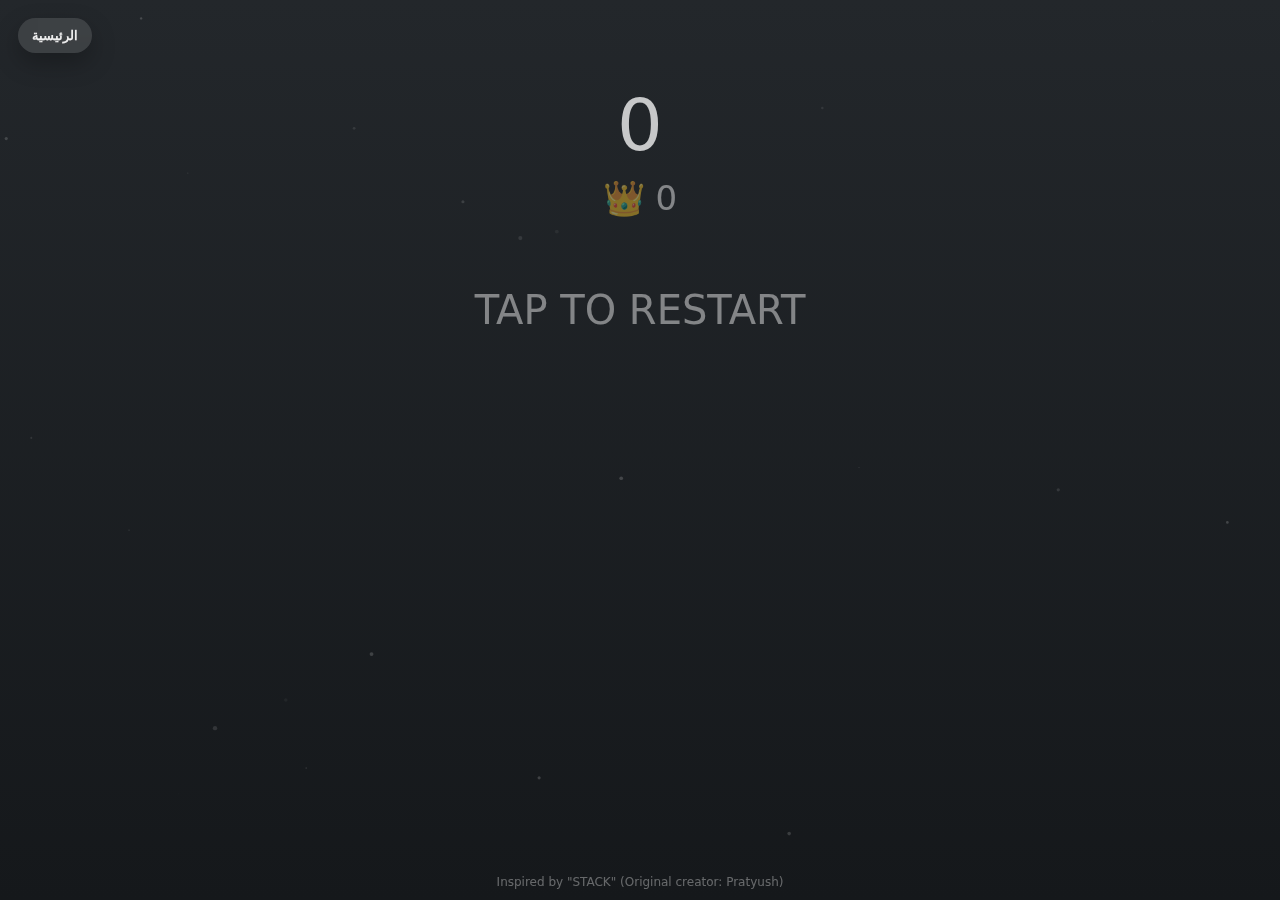
<file: stack.html>
<!doctype html>
<html lang="en">
<head>
<meta charset="utf-8"/>
<meta name="viewport" content="width=device-width,initial-scale=1,maximum-scale=1,user-scalable=no"/>
<title>STACK</title>
<style>
  html,body{
    margin:0;
    height:100%;
    overflow:hidden;
    font-family:system-ui,-apple-system,Segoe UI,Roboto;
    background:#1f2326; /* رمادي غامق */
  }
  canvas{display:block;width:100vw;height:100vh;touch-action:manipulation}

  /* ✅ زر الرئيسية */
  #homeBtn{
    position:fixed;
    top:18px;
    left:18px;
    z-index:20;
    appearance:none;
    border:0;
    background:rgba(255,255,255,0.12);
    color:rgba(255,255,255,0.9);
    font-weight:800;
    padding:10px 14px;
    border-radius:999px;
    cursor:pointer;
    backdrop-filter: blur(8px);
    -webkit-backdrop-filter: blur(8px);
    box-shadow:0 10px 25px rgba(0,0,0,0.25);
  }
  #homeBtn:active{ transform: translateY(1px); }
</style>
</head>
<body>

<button id="homeBtn">الرئيسية</button>
<canvas id="c"></canvas>

<script>
/* ✅ زر الرئيسية يرجع لقائمة الألعاب */
document.getElementById("homeBtn").onclick = () => {
  window.location.href = "index.html";
};

/* ================= STACK – dark gray background ================= */

const canvas = document.getElementById('c');
const ctx = canvas.getContext('2d');

function resize(){
  const dpr = Math.max(1, Math.min(2, devicePixelRatio||1));
  canvas.width = Math.floor(innerWidth*dpr);
  canvas.height = Math.floor(innerHeight*dpr);
  canvas.style.width = innerWidth+"px";
  canvas.style.height = innerHeight+"px";
  ctx.setTransform(dpr,0,0,dpr,0,0);
}
addEventListener('resize', resize);
resize();

/* isometric */
const COS30 = 0.866025403784;
const SIN30 = 0.5;
function iso(x,y){ return { x:(x-y)*COS30, y:(x+y)*SIN30 }; }

/* tuning */
const BASE = 320;
const THICK = 46;
const STACK_STEP = 20;
const MOVE_RANGE = 420;

const SPEED0 = 3.2;
const SPEED_INC = 0.018;

const PERFECT_EPS = 6;
const FALL_G = 0.85;
const FALL_LIFE = 85;

/* subtle stars on dark bg */
const stars=[];
function initStars(){
  stars.length=0;
  const n = Math.round((innerWidth*innerHeight)/52000);
  for(let i=0;i<n;i++){
    stars.push({
      x:Math.random()*innerWidth,
      y:Math.random()*innerHeight,
      r:0.6+Math.random()*1.6,
      a:0.04+Math.random()*0.10,
      t:(Math.random()<.5?-1:1)*(0.003+Math.random()*0.008)
    });
  }
}
initStars();
addEventListener('resize', initStars);

function clamp(v,a,b){return Math.max(a,Math.min(b,v));}
function hsl(h,s,l){return `hsl(${h} ${s}% ${l}%)`;}

/* dark gray background */
function drawBG(){
  const g = ctx.createLinearGradient(0,0,0,innerHeight);
  g.addColorStop(0, "#23272b");
  g.addColorStop(1, "#15181b");
  ctx.fillStyle=g;
  ctx.fillRect(0,0,innerWidth,innerHeight);

  for(const s of stars){
    s.a += s.t;
    if(s.a>0.18 || s.a<0.03) s.t *= -1;
    ctx.fillStyle = `rgba(255,255,255,${s.a})`;
    ctx.beginPath(); ctx.arc(s.x,s.y,s.r,0,Math.PI*2); ctx.fill();
  }
}

/* draw block – keep calm colors */
function drawBlock(wx, wy, w, d, level, hue, light, drop=0){
  const x0=wx-w/2, x1=wx+w/2;
  const y0=wy-d/2, y1=wy+d/2;

  const A=iso(x0,y0), B=iso(x1,y0), C=iso(x1,y1), D=iso(x0,y1);

  const lift = level*STACK_STEP;
  const baseA={x:A.x, y:A.y - lift + drop};
  const baseB={x:B.x, y:B.y - lift + drop};
  const baseC={x:C.x, y:C.y - lift + drop};
  const baseD={x:D.x, y:D.y - lift + drop};

  const topA ={x:baseA.x, y:baseA.y - THICK};
  const topB ={x:baseB.x, y:baseB.y - THICK};
  const topC ={x:baseC.x, y:baseC.y - THICK};
  const topD ={x:baseD.x, y:baseD.y - THICK};

  const cTop = hsl(hue, 42, light);
  const cR   = hsl(hue, 42, clamp(light-8, 0, 100));
  const cL   = hsl(hue, 42, clamp(light-14, 0, 100));

  ctx.beginPath();
  ctx.moveTo(topB.x, topB.y);
  ctx.lineTo(topC.x, topC.y);
  ctx.lineTo(baseC.x, baseC.y);
  ctx.lineTo(baseB.x, baseB.y);
  ctx.closePath();
  ctx.fillStyle=cR; ctx.fill();

  ctx.beginPath();
  ctx.moveTo(topD.x, topD.y);
  ctx.lineTo(topC.x, topC.y);
  ctx.lineTo(baseC.x, baseC.y);
  ctx.lineTo(baseD.x, baseD.y);
  ctx.closePath();
  ctx.fillStyle=cL; ctx.fill();

  ctx.beginPath();
  ctx.moveTo(topA.x, topA.y);
  ctx.lineTo(topB.x, topB.y);
  ctx.lineTo(topC.x, topC.y);
  ctx.lineTo(topD.x, topD.y);
  ctx.closePath();
  ctx.fillStyle=cTop; ctx.fill();
}

/* game state */
const bestKey="stack_best_pratyush_inspired_v1";
let best = Number(localStorage.getItem(bestKey)||0);

let blocks=[];
let falling=[];
let moving=null;
let score=0;
let over=true;

let camOffX=0, camOffY=0;
let perfectTimer=0;

function updateCamera(){
  const top = blocks[blocks.length-1];
  camOffX = -top.x;
  camOffY = -top.y;
}

/* overlap & cut */
function overlap1D(c1,s1,c2,s2){
  const a1=c1-s1/2, b1=c1+s1/2;
  const a2=c2-s2/2, b2=c2+s2/2;
  return Math.min(b1,b2) - Math.max(a1,a2);
}
function cut1D(mC,mS,tC,tS){
  const mA=mC-mS/2, mB=mC+mS/2;
  const tA=tC-tS/2, tB=tC+tS/2;

  const kA=Math.max(mA,tA);
  const kB=Math.min(mB,tB);
  const keptSize=Math.max(0,kB-kA);
  const keptCenter=(kA+kB)/2;

  let cutSize=0, cutCenter=0, side=0;
  if(mA < tA){ cutSize=tA-mA; cutCenter=(mA+tA)/2; side=-1; }
  else if(mB > tB){ cutSize=mB-tB; cutCenter=(tB+mB)/2; side=+1; }

  return {keptCenter, keptSize, cutCenter, cutSize, side};
}

/* spawn & gameplay */
function spawnNext(){
  const top = blocks[blocks.length-1];
  const axis = (blocks.length % 2 === 0) ? "x" : "y";
  const speed = 3.2 + score*0.018;

  moving = {
    axis,
    x: top.x, y: top.y,
    w: top.w, d: top.d,
    dir: 1, speed,
    range: 420
  };

  if(axis==="x") moving.x = top.x - moving.range;
  else moving.y = top.y - moving.range;
}

function spawnFalling(x,y,w,d,axis,side){
  falling.push({
    x,y,w,d,
    vx: axis==="x" ? 0 : side*5.6,
    vy: axis==="y" ? 0 : side*5.6,
    vz: 0,
    drop: 0,
    life: 0
  });
}

function endGame(){
  over=true;
  best=Math.max(best, score);
  localStorage.setItem(bestKey, String(best));
}

function reset(){
  blocks=[];
  falling=[];
  score=0;
  over=false;
  perfectTimer=0;

  blocks.push({x:0,y:0,w:320,d:320});
  updateCamera();
  spawnNext();
}

function place(){
  if(over){ reset(); return; }
  if(!moving) return;

  const top = blocks[blocks.length-1];

  if(moving.axis==="x"){
    const ov = overlap1D(moving.x, moving.w, top.x, top.w);
    if(ov <= 0){
      spawnFalling(moving.x, moving.y, moving.w, moving.d, moving.axis, 1);
      moving=null;
      endGame();
      return;
    }

    const delta = Math.abs(moving.x - top.x);
    if(delta <= 6){ moving.x = top.x; perfectTimer = 20; }

    const {keptCenter, keptSize, cutCenter, cutSize, side} =
      cut1D(moving.x, moving.w, top.x, top.w);

    blocks.push({ x: keptCenter, y: top.y, w: keptSize, d: moving.d });
    if(cutSize>0){
      spawnFalling(cutCenter, top.y, cutSize, moving.d, "x", side);
    }

  } else {
    const ov = overlap1D(moving.y, moving.d, top.y, top.d);
    if(ov <= 0){
      spawnFalling(moving.x, moving.y, moving.w, moving.d, moving.axis, 1);
      moving=null;
      endGame();
      return;
    }

    const delta = Math.abs(moving.y - top.y);
    if(delta <= 6){ moving.y = top.y; perfectTimer = 20; }

    const {keptCenter, keptSize, cutCenter, cutSize, side} =
      cut1D(moving.y, moving.d, top.y, top.d);

    blocks.push({ x: top.x, y: keptCenter, w: moving.w, d: keptSize });
    if(cutSize>0){
      spawnFalling(top.x, cutCenter, moving.w, cutSize, "y", side);
    }
  }

  score++;
  updateCamera();
  spawnNext();
}

function drawHUD(){
  ctx.textAlign="center";
  ctx.fillStyle="rgba(255,255,255,.75)";
  ctx.font="72px system-ui";
  ctx.fillText(String(score), innerWidth/2, 150);

  ctx.font="34px system-ui";
  ctx.fillStyle="rgba(255,255,255,.45)";
  ctx.fillText("👑 "+best, innerWidth/2, 210);

  if(perfectTimer>0){
    ctx.font="44px system-ui";
    ctx.fillStyle="rgba(255,255,255,.65)";
    ctx.fillText("PERFECT", innerWidth/2, innerHeight*0.33);
  }

  if(over){
    ctx.font="40px system-ui";
    ctx.fillStyle="rgba(255,255,255,.45)";
    ctx.fillText("TAP TO RESTART", innerWidth/2, innerHeight*0.36);
  }

  ctx.font="12px system-ui";
  ctx.fillStyle="rgba(255,255,255,.35)";
  ctx.fillText('Inspired by "STACK" (Original creator: Pratyush)', innerWidth/2, innerHeight-14);
}

function tick(){
  if(moving && !over){
    const top = blocks[blocks.length-1];
    if(moving.axis==="x"){
      moving.x += moving.dir*moving.speed;
      if(moving.x > top.x + moving.range) moving.dir=-1;
      if(moving.x < top.x - moving.range) moving.dir= 1;
    }else{
      moving.y += moving.dir*moving.speed;
      if(moving.y > top.y + moving.range) moving.dir=-1;
      if(moving.y < top.y - moving.range) moving.dir= 1;
    }
  }

  for(let i=falling.length-1;i>=0;i--){
    const f=falling[i];
    f.x += f.vx;
    f.y += f.vy;
    f.vz += 0.85;
    f.drop += f.vz;
    f.life++;
    if(f.life > 85) falling.splice(i,1);
  }

  if(perfectTimer>0) perfectTimer--;

  drawBG();

  const cx = innerWidth/2;
  const follow = Math.max(0, (blocks.length - 8) * 20);
  const cy = innerHeight*0.62 + follow;

  ctx.save();
  ctx.translate(cx, cy);

  const light = clamp(48 + score*0.6, 48, 70);
  const hue = 165;

  for(let i=0;i<blocks.length;i++){
    const b=blocks[i];
    drawBlock(b.x+camOffX, b.y+camOffY, b.w, b.d, i, hue, light);
  }
  if(moving){
    drawBlock(moving.x+camOffX, moving.y+camOffY, moving.w, moving.d, blocks.length, hue, light);
  }
  for(const f of falling){
    drawBlock(f.x+camOffX, f.y+camOffY, f.w, f.d, blocks.length, hue, light, f.drop);
  }

  ctx.restore();
  drawHUD();
  requestAnimationFrame(tick);
}

addEventListener("pointerdown", e=>{ e.preventDefault(); place(); }, {passive:false});
addEventListener("keydown", e=>{ if(e.code==="Space") place(); });

requestAnimationFrame(tick);
</script>
</body>
</html>
</file>
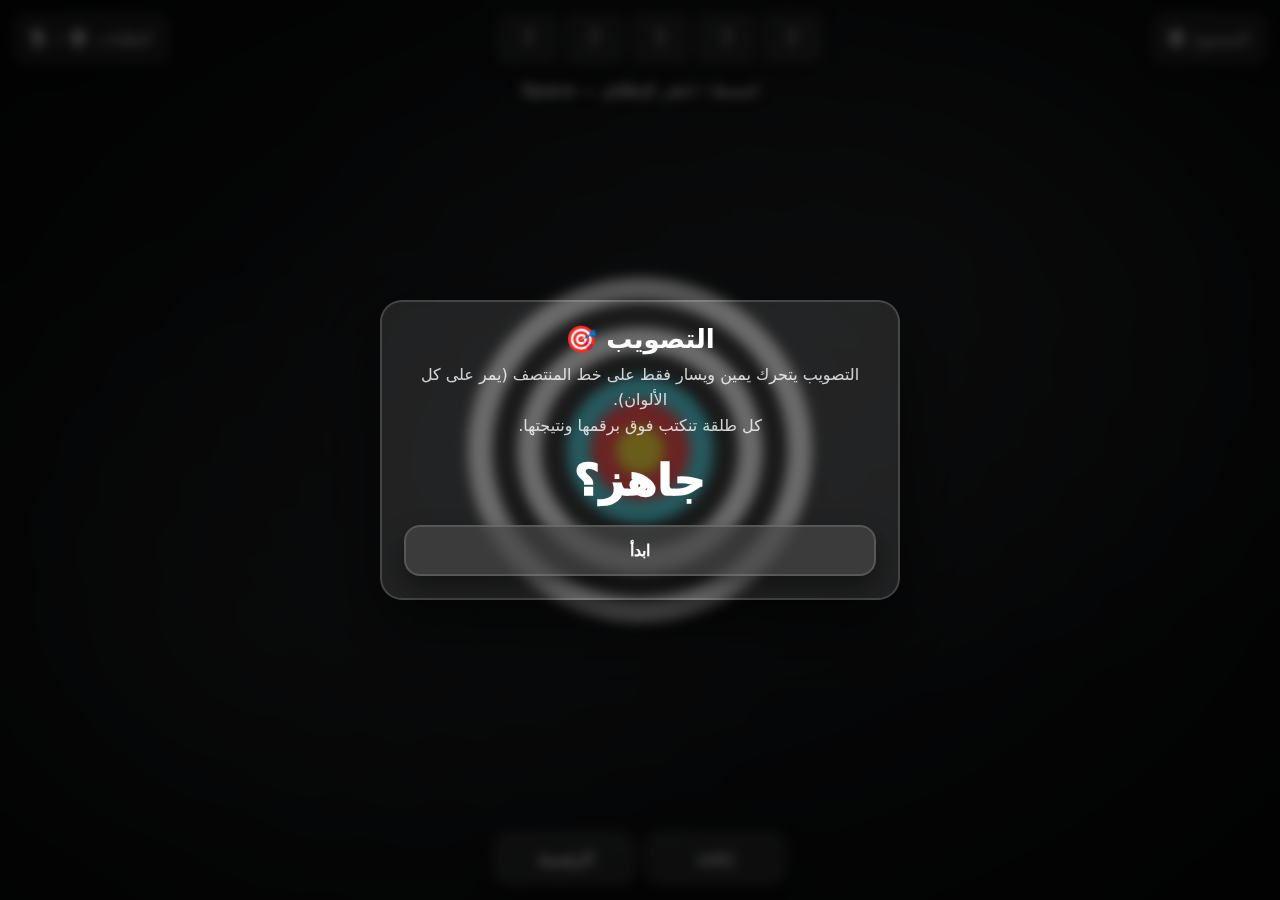
<file: target.html>
<!DOCTYPE html>
<html lang="ar" dir="rtl">
<head>
  <meta charset="UTF-8" />
  <meta name="viewport" content="width=device-width,initial-scale=1,maximum-scale=1,user-scalable=no" />
  <title>Target Aim - التصويب</title>
  <style>
    *{box-sizing:border-box}
    body{
      margin:0; overflow:hidden; touch-action:none; user-select:none;
      font-family: system-ui, -apple-system, "Segoe UI", Arial, sans-serif;

      /* ✅ خلفية رمادي غامق (أغمق شوي) */
      background:
        radial-gradient(1200px 800px at 70% 30%, rgba(255,255,255,0.05), transparent 55%),
        radial-gradient(900px 700px at 20% 70%, rgba(255,255,255,0.04), transparent 60%),
        radial-gradient(1200px 900px at 50% 50%, rgba(0,0,0,0.26), rgba(0,0,0,0.82) 70%),
        #23262b;

      color:#fff;
    }
    canvas{display:block; width:100vw; height:100vh;}

    #hud{
      position:fixed; inset:0 0 auto 0;
      padding:14px 14px 0;
      display:flex; align-items:center; justify-content:space-between;
      pointer-events:none;
      gap:12px;
    }
    .left, .right{display:flex; align-items:center; gap:10px;}
    .shotRow{
      display:flex; gap:8px; align-items:center; justify-content:center;
      pointer-events:none;
    }
    .slot{
      width:58px; height:46px;
      border-radius:10px;
      background: rgba(255,255,255,0.08);
      border: 2px solid rgba(255,255,255,0.12);
      display:flex; align-items:center; justify-content:center;
      font-weight:900; font-size:22px;
      color:#86ff86;
      box-shadow: 0 8px 18px rgba(0,0,0,0.35);
    }
    .slot.q{
      color:rgba(255,255,255,0.55);
      font-weight:800;
    }

    .pill{
      pointer-events:none;
      background: rgba(255,255,255,0.08);
      border: 2px solid rgba(255,255,255,0.12);
      border-radius:14px;
      padding:10px 14px;
      display:flex; align-items:center; gap:10px;
      box-shadow: 0 8px 18px rgba(0,0,0,0.35);
      white-space:nowrap;
    }
    .pill b{font-size:22px}
    .pill span{opacity:0.8}

    .btnBar{
      position:fixed;
      bottom:16px; left:16px; right:16px;
      display:flex; gap:10px; justify-content:center;
      pointer-events:auto;
    }
    button{
      border:none; cursor:pointer;
      border-radius:16px;
      padding:14px 18px;
      font-weight:900;
      font-size:16px;
      background: rgba(255,255,255,0.10);
      color:#fff;
      border: 2px solid rgba(255,255,255,0.14);
      box-shadow: 0 12px 26px rgba(0,0,0,0.45);
      backdrop-filter: blur(8px);
      -webkit-backdrop-filter: blur(8px);
      transition: transform .12s ease;
      min-width:140px;
    }
    button:active{transform:scale(0.97)}

    #overlay{
      position:fixed; inset:0;
      display:flex; align-items:center; justify-content:center;
      background: rgba(0,0,0,0.65);
      backdrop-filter: blur(6px);
      -webkit-backdrop-filter: blur(6px);
      z-index:50;
      padding:16px;
    }
    .card{
      width:min(520px, 92vw);
      background: rgba(255,255,255,0.10);
      border: 2px solid rgba(255,255,255,0.16);
      border-radius:22px;
      padding:22px;
      box-shadow: 0 24px 60px rgba(0,0,0,0.55);
      text-align:center;
    }
    .card h1{margin:0 0 8px; font-size:26px}
    .card p{margin:0 0 16px; opacity:0.8; line-height:1.6}
    .card .big{font-size:44px; font-weight:1000; margin:10px 0 12px}
    .card .mini{
      display:flex; gap:8px; justify-content:center; flex-wrap:wrap;
      opacity:0.9;
    }
    .tag{
      padding:8px 12px; border-radius:999px;
      background: rgba(0,0,0,0.25);
      border: 1px solid rgba(255,255,255,0.16);
      font-weight:800;
    }
    #hint{
      position:fixed; top:70px; left:50%;
      transform:translateX(-50%);
      background: rgba(0,0,0,0.35);
      border: 1px solid rgba(255,255,255,0.16);
      padding:10px 14px;
      border-radius:999px;
      font-weight:800;
      opacity:0.85;
      z-index:10;
      pointer-events:none;
    }
  </style>
</head>
<body>

  <div id="hud">
    <div class="left">
      <div class="pill"><span>المجموع</span> <b id="total">0</b></div>
    </div>

    <div class="shotRow" id="shotRow"></div>

    <div class="right">
      <div class="pill"><span>الطلقات</span> <b id="count">0</b><span>/</span><b id="max">5</b></div>
    </div>
  </div>

  <div id="hint">اضغط / انقر لإطلاق — Space</div>

  <canvas id="c"></canvas>

  <div class="btnBar">
    <button id="btnRestart">إعادة</button>
    <button id="btnHome">الرئيسية</button>
  </div>

  <div id="overlay">
    <div class="card" id="cardHome">
      <h1>التصويب 🎯</h1>
      <p>التصويب يتحرك يمين ويسار فقط على خط المنتصف (يمر على كل الألوان).<br>كل طلقة تنكتب فوق برقمها ونتيجتها.</p>
      <div class="big" id="homeBest">جاهز؟</div>
      <button id="btnStart" style="width:100%; margin-top:8px;">ابدأ</button>
    </div>

    <div class="card" id="cardEnd" style="display:none;">
      <h1>انتهت الجولة ✅</h1>
      <div class="big"><span id="endTotal">0</span></div>
      <div class="mini" id="endList"></div>
      <div style="display:flex; gap:10px; margin-top:14px;">
        <button id="btnPlayAgain" style="flex:1;">إعادة</button>
        <button id="btnBackHome" style="flex:1;">الرئيسية</button>
      </div>
    </div>
  </div>

<script>
(() => {
  const HOME_URL = 'index.html'; // ✅ صفحة الألعاب

  const canvas = document.getElementById('c');
  const ctx = canvas.getContext('2d');

  const totalEl = document.getElementById('total');
  const countEl = document.getElementById('count');
  const maxEl = document.getElementById('max');
  const shotRow = document.getElementById('shotRow');
  const hint = document.getElementById('hint');

  const overlay = document.getElementById('overlay');
  const cardHome = document.getElementById('cardHome');
  const cardEnd  = document.getElementById('cardEnd');
  const endTotal = document.getElementById('endTotal');
  const endList  = document.getElementById('endList');

  const btnStart     = document.getElementById('btnStart');
  const btnRestart   = document.getElementById('btnRestart');
  const btnHome      = document.getElementById('btnHome');
  const btnPlayAgain = document.getElementById('btnPlayAgain');
  const btnBackHome  = document.getElementById('btnBackHome');

  const MAX_SHOTS = 5;
  maxEl.textContent = MAX_SHOTS;

  let TARGET_R = 170;

  /* ✅ صغّرنا الهدف شوي */
  const TARGET_SCALE = 0.64;

  /* ✅ صغّرنا التصويب شوي */
  const CROSS_R_OUT = 42;
  const CROSS_R_IN  = 19;
  const CROSS_LINE  = 22;
  const CROSS_THICK = 3;

  const OUTSIDE_MARGIN = 9;
  const RINGS = 10;

  let W=0, H=0, dpr=1;
  let running = false;
  let shots = [];
  let total = 0;

  /* ✅ سرّعنا التصويب شوي */
  let aim = { x: 0, y: 0, dir: 1, speed: 3.6 };

  const holes = [];
  const target = { cx: 0, cy: 0 };

  function resize(){
    dpr = window.devicePixelRatio || 1;
    W = window.innerWidth; H = window.innerHeight;
    canvas.width = Math.floor(W*dpr);
    canvas.height = Math.floor(H*dpr);
    ctx.setTransform(dpr,0,0,dpr,0,0);

    const minSide = Math.min(W, H);
    TARGET_R = Math.floor(minSide * 0.30 * TARGET_SCALE);

    target.cx = W/2;
    target.cy = H/2;

    aim.y = target.cy;
    aim.x = target.cx - (TARGET_R + OUTSIDE_MARGIN);
  }

  function buildShotRow(){
    shotRow.innerHTML = '';
    for(let i=0;i<MAX_SHOTS;i++){
      const d = document.createElement('div');
      d.className = 'slot q';
      d.textContent = '?';
      shotRow.appendChild(d);
    }
  }

  function updateHUD(){
    totalEl.textContent = total;
    countEl.textContent = shots.length;

    const children = [...shotRow.children];
    for(let i=0;i<MAX_SHOTS;i++){
      if(shots[i]){
        children[i].className = 'slot';
        children[i].textContent = shots[i].score;
      }else{
        children[i].className = 'slot q';
        children[i].textContent = '?';
      }
    }
  }

  function clamp(v,a,b){ return Math.max(a, Math.min(b, v)); }

  function scoreFromDistance(dist){
    const step = TARGET_R / RINGS;
    const ringIndex = Math.floor(dist / step);
    const val = clamp(RINGS - ringIndex, 1, RINGS);
    return val;
  }

  function drawTarget(){
    const colors = ['#FFFFFF','#000000','#FFFFFF','#000000','#27C7D5','#FF1E1E','#FFD400'];
    const bands = 7;

    for(let i=0;i<bands;i++){
      const outer = TARGET_R - (TARGET_R * (i / bands));
      const inner = TARGET_R - (TARGET_R * ((i+1) / bands));
      ctx.beginPath();
      ctx.arc(target.cx, target.cy, outer, 0, Math.PI*2);
      ctx.fillStyle = colors[i] || '#fff';
      ctx.fill();

      ctx.globalCompositeOperation = 'destination-out';
      ctx.beginPath();
      ctx.arc(target.cx, target.cy, inner, 0, Math.PI*2);
      ctx.fill();
      ctx.globalCompositeOperation = 'source-over';
    }

    ctx.lineWidth = 2;
    ctx.strokeStyle = 'rgba(0,0,0,0.25)';
    for(let k=1;k<=6;k++){
      ctx.beginPath();
      ctx.arc(target.cx, target.cy, (TARGET_R*(k/7)), 0, Math.PI*2);
      ctx.stroke();
    }
  }

  function drawHole(h){
    ctx.save();
    ctx.translate(h.x, h.y);

    ctx.beginPath();
    ctx.arc(2, 2, h.r+2, 0, Math.PI*2);
    ctx.fillStyle = 'rgba(0,0,0,0.25)';
    ctx.fill();

    ctx.beginPath();
    ctx.arc(0, 0, h.r+1.6, 0, Math.PI*2);
    ctx.fillStyle = 'rgba(70,70,70,0.9)';
    ctx.fill();

    ctx.beginPath();
    ctx.arc(0, 0, h.r, 0, Math.PI*2);
    ctx.fillStyle = 'rgba(10,10,10,0.98)';
    ctx.fill();

    ctx.strokeStyle = 'rgba(0,0,0,0.45)';
    ctx.lineWidth = 1;
    for(let i=0;i<5;i++){
      const a = Math.random()*Math.PI*2;
      const len = h.r + 5 + Math.random()*6;
      ctx.beginPath();
      ctx.moveTo(Math.cos(a)*h.r*0.2, Math.sin(a)*h.r*0.2);
      ctx.lineTo(Math.cos(a)*len, Math.sin(a)*len);
      ctx.stroke();
    }

    ctx.restore();
  }

  function drawCrosshair(x,y){
    ctx.save();
    ctx.translate(x,y);

    /* ✅ التصويب أحمر */
    ctx.strokeStyle = 'rgba(255,0,0,0.90)';
    ctx.lineWidth = CROSS_THICK;

    ctx.beginPath();
    ctx.arc(0,0,CROSS_R_OUT,0,Math.PI*2);
    ctx.stroke();

    ctx.lineWidth = Math.max(2, CROSS_THICK-1);
    ctx.beginPath();
    ctx.arc(0,0,CROSS_R_IN,0,Math.PI*2);
    ctx.stroke();

    ctx.lineWidth = CROSS_THICK;
    ctx.beginPath(); ctx.moveTo(-CROSS_R_OUT-CROSS_LINE,0); ctx.lineTo(-CROSS_R_OUT+6,0); ctx.stroke();
    ctx.beginPath(); ctx.moveTo( CROSS_R_OUT-6,0); ctx.lineTo( CROSS_R_OUT+CROSS_LINE,0); ctx.stroke();
    ctx.beginPath(); ctx.moveTo(0,-CROSS_R_OUT-CROSS_LINE); ctx.lineTo(0,-CROSS_R_OUT+6); ctx.stroke();
    ctx.beginPath(); ctx.moveTo(0, CROSS_R_OUT-6); ctx.lineTo(0, CROSS_R_OUT+CROSS_LINE); ctx.stroke();

    /* ✅ النقطة بالنص أحمر */
    ctx.fillStyle = 'rgba(255,0,0,0.95)';
    ctx.beginPath();
    ctx.arc(0,0,3.2,0,Math.PI*2);
    ctx.fill();

    ctx.restore();
  }

  function resetRound(){
    shots = [];
    total = 0;
    holes.length = 0;
    updateHUD();
    hint.style.opacity = 0.85;

    aim.dir = 1;
    aim.speed = 3.6;
    aim.x = target.cx - (TARGET_R + OUTSIDE_MARGIN);
    aim.y = target.cy;
  }

  function goHomeOverlay(){
    running = false;
    overlay.style.display = 'flex';
    cardHome.style.display = 'block';
    cardEnd.style.display = 'none';
  }

  function startGame(){
    resetRound();
    running = true;
    overlay.style.display = 'none';
  }

  function endRound(){
    running = false;
    overlay.style.display = 'flex';
    cardHome.style.display = 'none';
    cardEnd.style.display = 'block';
    endTotal.textContent = total;

    endList.innerHTML = '';
    shots.forEach((s, i) => {
      const t = document.createElement('div');
      t.className = 'tag';
      t.textContent = `${i+1}) ${s.score}`;
      endList.appendChild(t);
    });
  }

  function shoot(){
    if(!running) return;
    if(shots.length >= MAX_SHOTS) return;

    const x = aim.x;
    const y = aim.y;

    const dx = x - target.cx;
    const dy = y - target.cy;
    const dist = Math.hypot(dx,dy);

    const score = scoreFromDistance(dist);
    shots.push({score, x, y});
    total += score;

    holes.push({x, y, r: 6});

    updateHUD();
    if(shots.length === 1) hint.style.opacity = 0;

    if(shots.length >= MAX_SHOTS) endRound();
  }

  function updateAim(){
    const leftBound  = target.cx - (TARGET_R + OUTSIDE_MARGIN);
    const rightBound = target.cx + (TARGET_R + OUTSIDE_MARGIN);

    aim.x += aim.speed * aim.dir;
    if(aim.x >= rightBound){
      aim.x = rightBound;
      aim.dir = -1;
    }else if(aim.x <= leftBound){
      aim.x = leftBound;
      aim.dir = 1;
    }
  }

  function draw(){
    ctx.clearRect(0,0,W,H);

    ctx.beginPath();
    ctx.arc(target.cx+6, target.cy+10, TARGET_R*1.02, 0, Math.PI*2);
    ctx.fillStyle = 'rgba(0,0,0,0.25)';
    ctx.fill();

    drawTarget();

    for(const h of holes) drawHole(h);

    if(running) drawCrosshair(aim.x, aim.y);

    ctx.beginPath();
    ctx.arc(target.cx, target.cy, TARGET_R*1.02, 0, Math.PI*2);
    ctx.strokeStyle = 'rgba(255,255,255,0.18)';
    ctx.lineWidth = 2;
    ctx.stroke();
  }

  function loop(){
    if(running) updateAim();
    draw();
    requestAnimationFrame(loop);
  }

  function onPointerDown(e){
    const t = e.target;
    if(t && t.tagName === 'BUTTON') return;
    shoot();
  }

  window.addEventListener('keydown', (e) => {
    if(e.code === 'Space'){
      e.preventDefault();
      shoot();
    }
  });

  btnStart.addEventListener('click', startGame);

  btnRestart.addEventListener('click', () => { startGame(); });
  btnPlayAgain.addEventListener('click', () => { startGame(); });

  /* ✅ الرئيسية يرجع لصفحة الألعاب */
  btnHome.addEventListener('click', () => { location.href = HOME_URL; });
  btnBackHome.addEventListener('click', () => { location.href = HOME_URL; });

  canvas.addEventListener('pointerdown', onPointerDown);

  window.addEventListener('resize', () => {
    resize();
    aim.y = target.cy;
  });

  buildShotRow();
  resize();
  updateHUD();
  goHomeOverlay();
  loop();
})();
</script>

</body>
</html>
</file>
<file: style.css>
*{ box-sizing:border-box; }

body{
  margin:0;
  background:#0f1116; /* ✅ رمادي غامق نفس زمان */
  font-family: system-ui, -apple-system, "Segoe UI", Roboto, Arial, sans-serif;
  color:#fff;
  min-height:100vh;
}

/* العنوان فوق بالنص */
.top{
  padding:34px 44px 0;
  text-align:center;
}

.top h1{
  margin:0;
  font-size:34px;
  font-weight:900;
  letter-spacing:0.2px;
}

.top p{
  margin:10px 0 0;
  opacity:0.75;
  font-weight:700;
}

/* صف الألعاب (مو تحت بعض) + نازل شوي */
.grid{
  display:flex;
  flex-direction:row;
  justify-content:center;
  align-items:center;
  gap:22px;

  margin-top:150px;    /* ✅ نزله شوي تحت */
  padding:0 44px;

  flex-wrap:nowrap;    /* ✅ صف واحد */
  overflow-x:auto;     /* لو الشاشة صغيرة يصير سحب */
  scrollbar-width:none;
}

.grid::-webkit-scrollbar{ display:none; }

.card{
  position:relative;
  width:220px;
  min-width:220px;
  height:150px;

  border-radius:18px;
  padding:18px 16px;

  background:rgba(255,255,255,0.08);
  border:1px solid rgba(255,255,255,0.14);

  text-decoration:none;
  color:#fff;

  display:flex;
  flex-direction:column;
  justify-content:space-between;

  backdrop-filter: blur(7px);
  transition: transform 0.15s ease, border-color 0.15s ease, background 0.15s ease;
}

.card:hover{
  transform: translateY(-3px);
  border-color: rgba(255,255,255,0.24);
  background: rgba(255,255,255,0.10);
}

.card h2{
  margin:6px 0 2px;
  font-size:22px;
  font-weight:900;
}

.card p{
  margin:0;
  opacity:0.78;
  font-weight:700;
  font-size:14px;
}

.btn{
  align-self:flex-start;
  font-weight:900;
  opacity:0.9;
}

/* نقاط الزوايا مثل الصورة */
.dot{
  position:absolute;
  top:12px;
  right:12px;
  width:10px;
  height:10px;
  border-radius:50%;
  background:#fff;
  opacity:0.9;
}

.dot.yellow{ background:#ffd24a; }
.dot.green{ background:#2ee07a; }
.dot.blue{  background:#5db3ff; }
.dot.pink{  background:#ff4fa0; }

/* ✅ جديد: نقطة حمراء للـ Duck Hunt */
.dot.red{ background:#ff3b3b; }

.foot{
  position:fixed;
  right:40px;
  bottom:22px;
  opacity:0.8;
  font-weight:800;
}
</file>
<file: duckhunt.css>
html, body{
  margin:0;
  padding:0;
  width:100%;
  height:100%;
  overflow:hidden;
  touch-action:none;
  user-select:none;
  -webkit-user-select:none;

  background: url("duckhunt-bg-4k.png") no-repeat center bottom / cover;
  background-color:#5cc6ff;
}

/* نخفي مؤشر النظام */
body{ cursor:none; }

/* HUD تحت مثل الفيديو */
#hud{
  position: fixed;
  left: 50%;
  bottom: 18px;
  transform: translateX(-50%);
  z-index: 9999;

  display: flex;
  gap: 22px;
  align-items: center;

  font-family: system-ui, -apple-system, "Segoe UI", Arial;
  font-size: 16px;
  color: #fff;
  text-shadow: 0 2px 4px rgba(0,0,0,.7);

  padding: 10px 16px;
  border-radius: 14px;
  background: rgba(0,0,0,0.45);
  backdrop-filter: blur(2px);
}

#hud span, #hud div{
  white-space: nowrap;
  font-weight: 700;
  letter-spacing: .2px;
}

/* البط */
.duck{
  position:absolute;
  z-index: 3000;
  width:96px;
  height:93px;
  -webkit-user-drag:none;
  user-select:none;
}

/* الكلب أصغر */
.dog{
  position:fixed;
  bottom:0;
  left:50%;
  transform:translateX(-50%) scale(0.55);
  transform-origin:bottom center;
  z-index:4000;
}

/* Crosshair بصورة target.png */
#crosshair{
  position: fixed;
  width: 34px;
  height: 34px;
  left: 50%;
  top: 50%;
  transform: translate(-50%,-50%);
  z-index: 99999;
  pointer-events: none;

  background: url("target.png") no-repeat center / contain;
}
</file>
